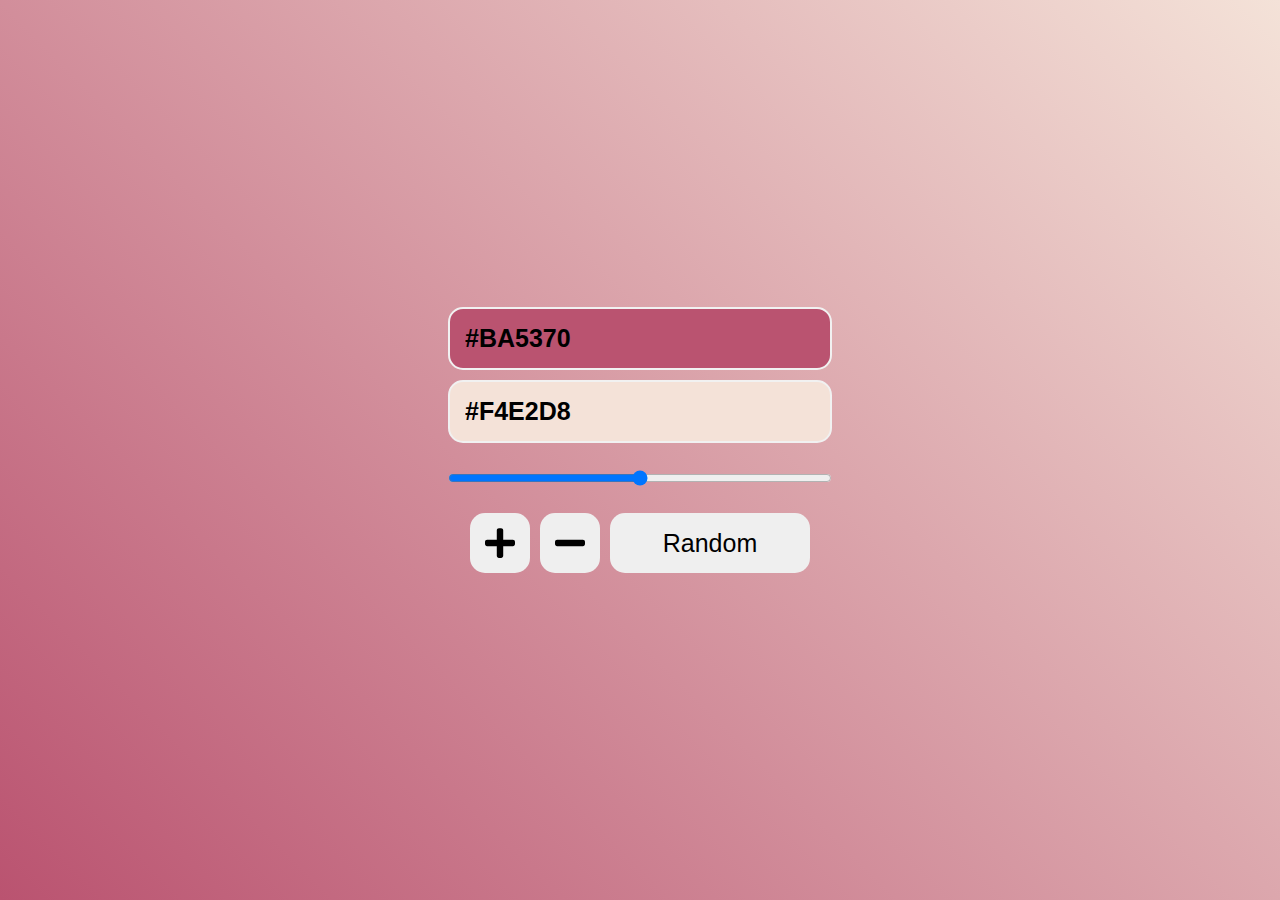
<file: 10.CouleursJS/index.html>
<!DOCTYPE html>
<html lang="fr">
<head>
    <meta charset="UTF-8">
    <meta name="viewport" content="width=device-width, initial-scale=1.0">
    <title>Couleurs fun JavaScript</title>
    <link rel="stylesheet" href="style.css">
</head>
<body>
    
    <div class="container-couleurs">
        <input type="text" data-index="1" maxlength="7" class="inp-couleur">
        <input type="text" data-index="2" maxlength="7" class="inp-couleur">
    </div>
    <div class="container-range">
        <input type="range" class="inp-range">
    </div>
    <div class="container-btn">
        <button type="button" class="plus">
            <img src="ressources/plus.svg" alt="icone plus">
        </button>
        <button type="button" class="moins">
            <img src="ressources/minus.svg" alt="icone plus">
        </button>
        <button type="button" class="random">
            <p>Random</p>
        </button>
    </div>
    <span></span>

    <script src="app.js"></script>
</body>
</html>
</file>
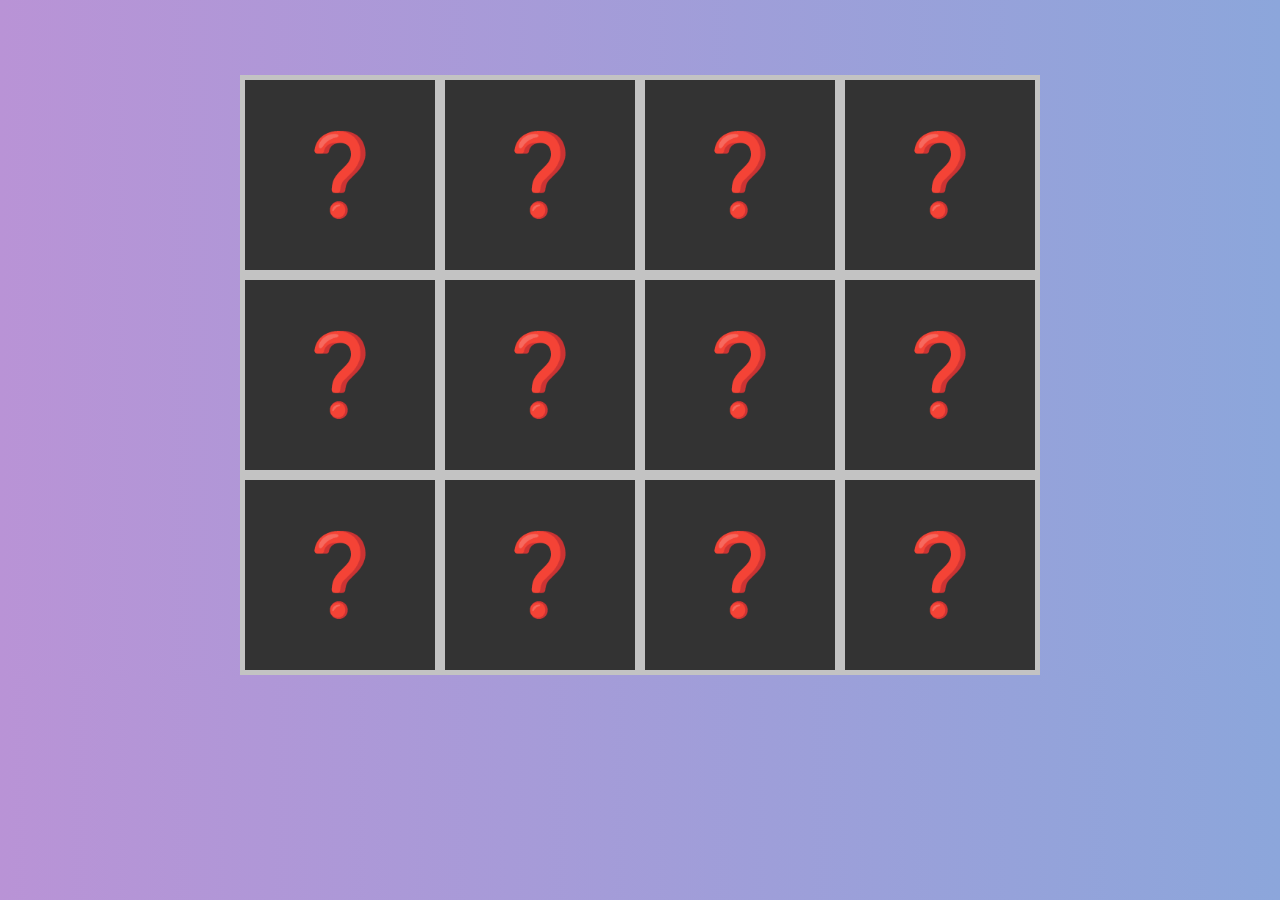
<file: 11.MemoryCard/index.html>
<!DOCTYPE html>
<html lang="fr">
<head>
    <meta charset="UTF-8">
    <meta name="viewport" content="width=device-width, initial-scale=1.0">
    <title>Memory game</title>
    <link rel="stylesheet" href="style.css">
</head>
<body>
    
<div class="grille">

    <div class="carte"  data-attr="banana">
        <div class="double-face">
            <div class="face">
                <img src="ressources/banana.svg">
            </div>
            <div class="arriere">
                ❓ 
            </div>
        </div>
    </div>

    <div class="carte" data-attr="apple">
        <div class="double-face">
            <div class="face">
                <img src="ressources/apple.svg">
            </div>
            <div class="arriere">
                ❓ 
            </div>
        </div>
    </div>
    
    <div class="carte" data-attr="apple">
        <div class="double-face">
            <div class="face">
                <img src="ressources/apple.svg" alt="apple">
            </div>
            <div class="arriere">
                ❓ 
            </div>
        </div>
    </div>
    <div class="carte" data-attr="banana">
        <div class="double-face">
            <div class="face">
                <img src="ressources/banana.svg">
            </div>
            <div class="arriere">
                ❓ 
            </div>
        </div>
    </div>
    <div class="carte" data-attr="brocoli">
        <div class="double-face">
            <div class="face">
                <img src="ressources/brocoli.svg">
            </div>
            <div class="arriere">
                ❓ 
            </div>
        </div>
    </div>
    <div class="carte" data-attr="cherry">
        <div class="double-face">
            <div class="face">
                <img src="ressources/cherry.svg">
            </div>
            <div class="arriere">
                ❓ 
            </div>
        </div>
    </div>
    <div class="carte" data-attr="pepper">
        <div class="double-face">
            <div class="face">
                <img src="ressources/pepper.svg">
            </div>
            <div class="arriere">
                ❓ 
            </div>
        </div>
    </div>
    <div class="carte" data-attr="pepper">
        <div class="double-face">
            <div class="face">
                <img src="ressources/pepper.svg">
            </div>
            <div class="arriere">
                ❓ 
            </div>
        </div>
    </div>
    <div class="carte" data-attr="cherry">
        <div class="double-face">
            <div class="face">
                <img src="ressources/cherry.svg">
            </div>
            <div class="arriere">
                ❓ 
            </div>
        </div>
    </div>
    <div class="carte" data-attr="brocoli">
        <div class="double-face">
            <div class="face">
                <img src="ressources/brocoli.svg">
            </div>
            <div class="arriere">
                ❓ 
            </div>
        </div>
    </div>
    <div class="carte"  data-attr="straw">
        <div class="double-face">
            <div class="face">
                <img src="ressources/straw.svg">
            </div>
            <div class="arriere">
                ❓ 
            </div>
        </div>
    </div>
    <div class="carte"  data-attr="straw">
        <div class="double-face">
            <div class="face">
                <img src="ressources/straw.svg">
            </div>
            <div class="arriere">
                ❓ 
            </div>
        </div>
    </div>
  
      
    </div>


    

    <script src="app.js"></script>
</body>
</html>
</file>
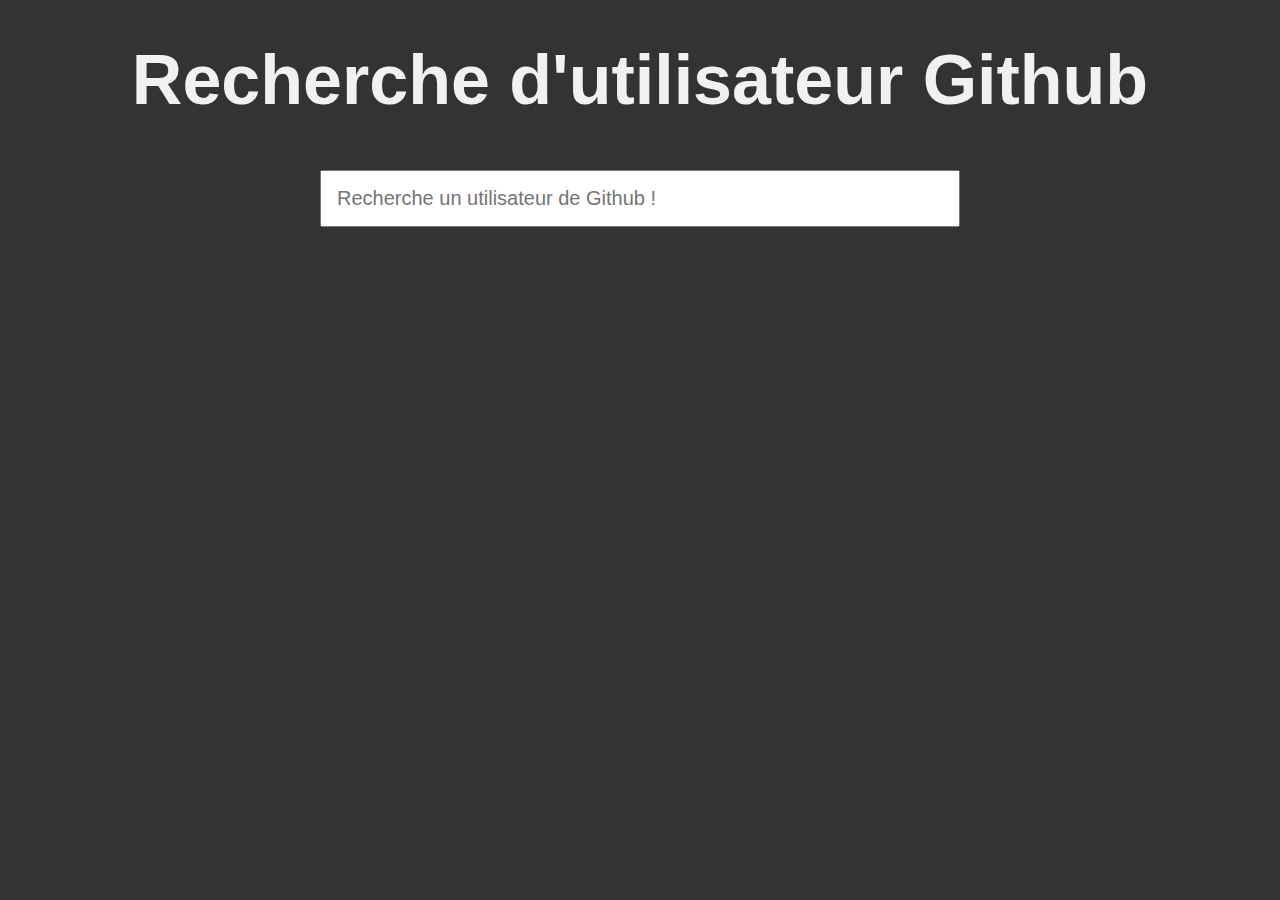
<file: 12.GithubAPI/index.html>
<!DOCTYPE html>
<html lang="en">
<head>
    <meta charset="UTF-8">
    <meta name="viewport" content="width=device-width, initial-scale=1.0">
    <title>Github API</title>
    <link rel="stylesheet" href="style.css">
</head>
<body>

    <h1>Recherche d'utilisateur Github</h1>

    <form class="form-github-recherche">
        <input type="text" class="inp-recherche" placeholder="Recherche un utilisateur de Github !">
    </form>

    <div class="affichage">
        
    </div>



    <script src="app.js"></script>
</body>
</html>
</file>
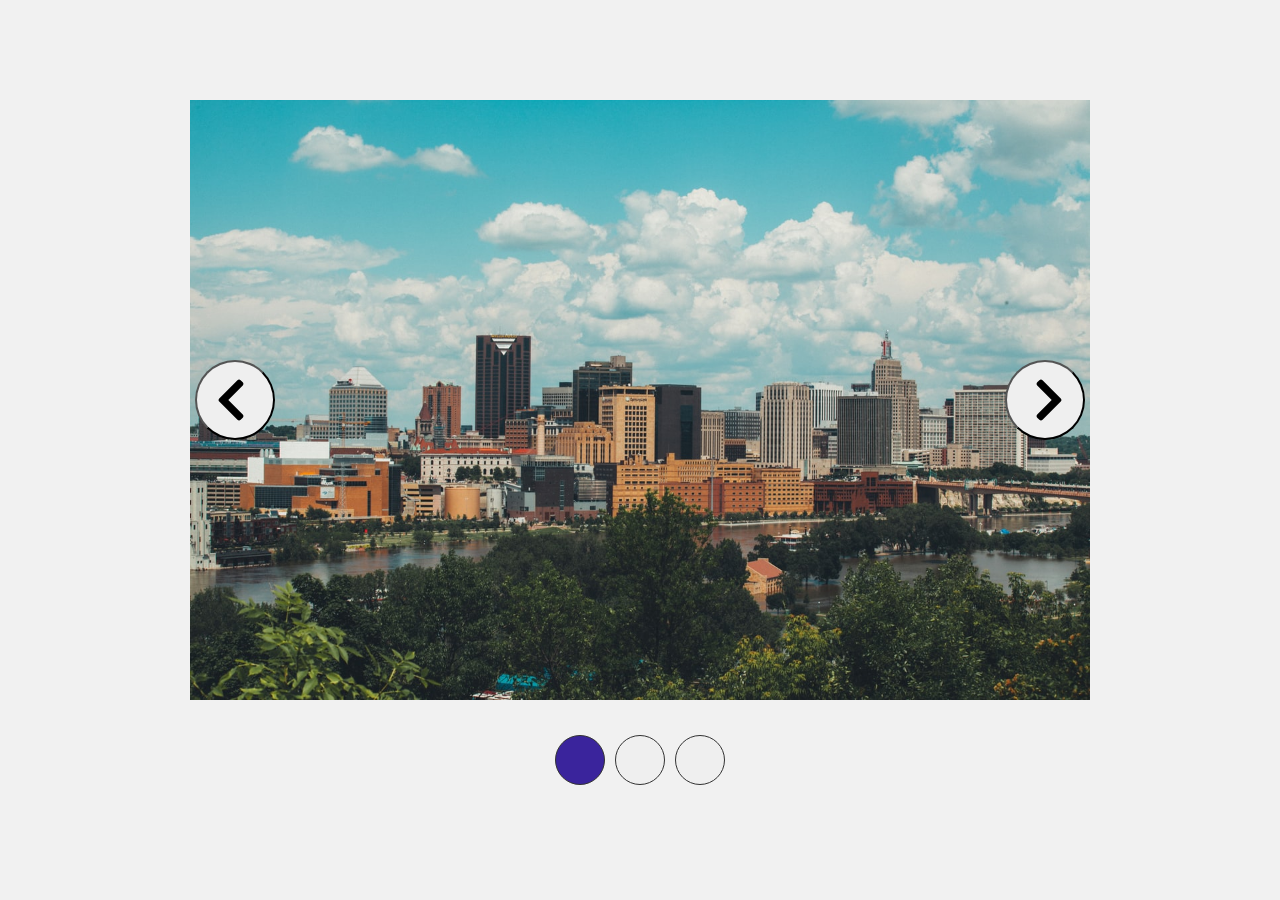
<file: 14.Slider/index.html>
<!DOCTYPE html>
<html lang="en">
<head>
    <meta charset="UTF-8">
    <meta name="viewport" content="width=device-width, initial-scale=1.0">
    <title>Slider JS</title>
    <link rel="stylesheet" href="style.css">
</head>
<body>

  <div class="slider">
    <div class="cont-slides">
      <img src="imgs/img1.jpg" class="active">
      <img src="imgs/img2.jpg" >
      <img src="imgs/img3.jpg" >
    </div>
    <div class="commandes">
      <button class="left">
        <img src="imgs/left.svg">
      </button>
      <button class="right">
        <img src="imgs/right.svg">
      </button>
    </div>
    <div class="cercles">
      <button data-clic="1" class="cercle active-cercle"></button>
      <button data-clic="2" class="cercle"></button>
      <button data-clic="3" class="cercle"></button>
    </div>
  </div>



    <script src="app.js"></script>
</body>
</html>
</file>
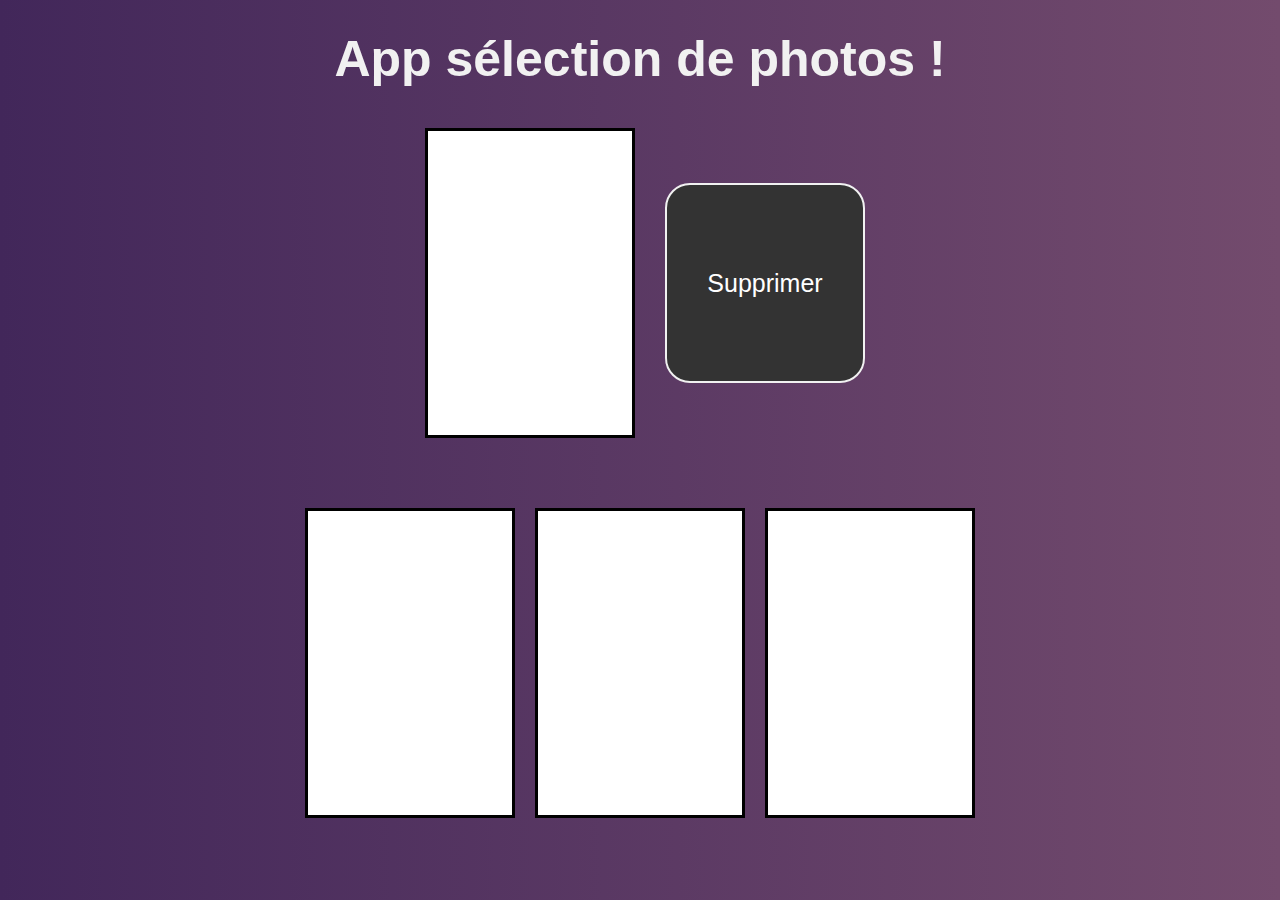
<file: 15.DragAndDrop/index.html>
<!DOCTYPE html>
<html lang="fr">
<head>
    <meta charset="UTF-8">
    <meta name="viewport" content="width=device-width, initial-scale=1.0">
    <title>Drag&Drop</title>
    <link rel="stylesheet" href="style.css">
</head>
<body>
    
    <h1>App sélection de photos !</h1>

    <div class="container-choix">
        <div class="case" id="premiere-case">
            <div class="base" draggable="true"></div>
        </div>
        <div id="destroy" class="destroy">Supprimer</div>
    </div>

    <div class="container-cases">
        <div class="case"></div>
        <div class="case"></div>
        <div class="case"></div>
    </div>

    
    <script src="app.js"></script>
</body>
</html>
</file>
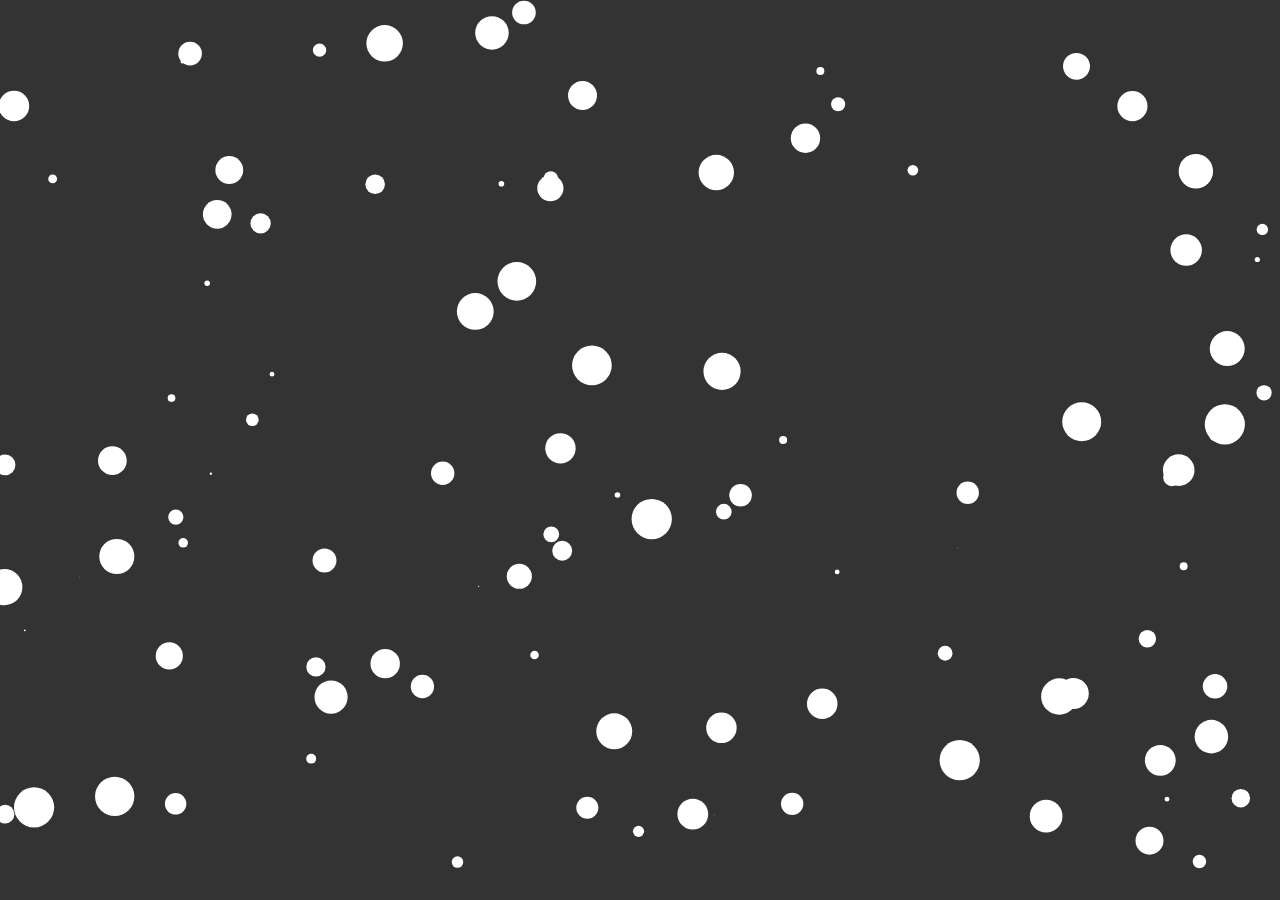
<file: 16.ParticulesJS/index.html>
<!DOCTYPE html>
<html lang="en">
<head>
    <meta charset="UTF-8">
    <meta name="viewport" content="width=device-width, initial-scale=1.0">
    <title>Document</title>
    <link rel="stylesheet" href="style.css">
</head>
<body>
    
    <canvas id="canvas1"></canvas>


    <script src="app.js"></script>
</body>
</html>
</file>
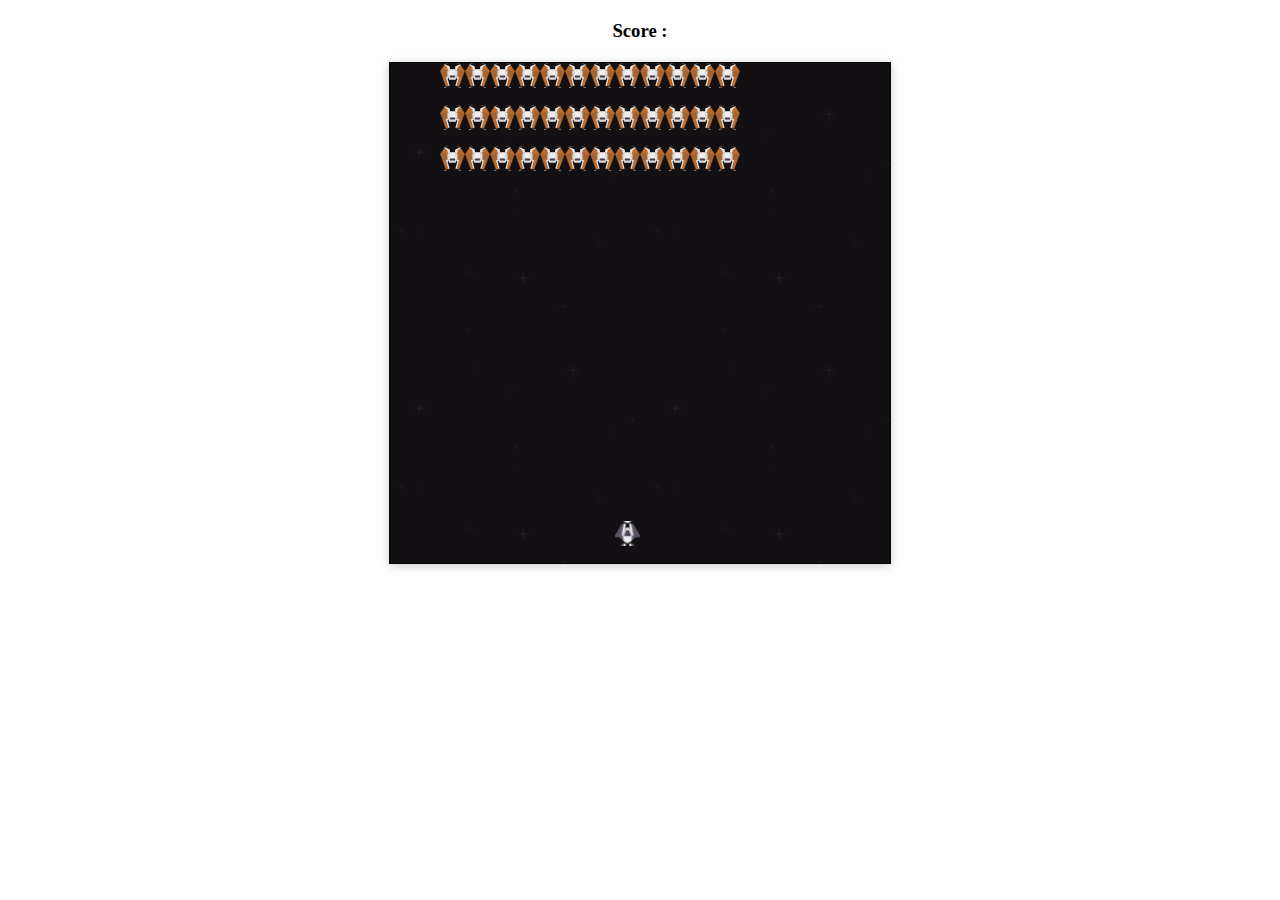
<file: 17.Space Invaders/index.html>
<!DOCTYPE html>
<html lang="en">
<head>
    <meta charset="UTF-8">
    <meta name="viewport" content="width=device-width, initial-scale=1.0">
    <title>Document</title>
    <link rel="stylesheet" href="style.css">
</head>
<body>
    <h3>Score :</h3>

<div class="grille"></div>
 

    <script src="app.js"></script>
</body>
</html>
</file>
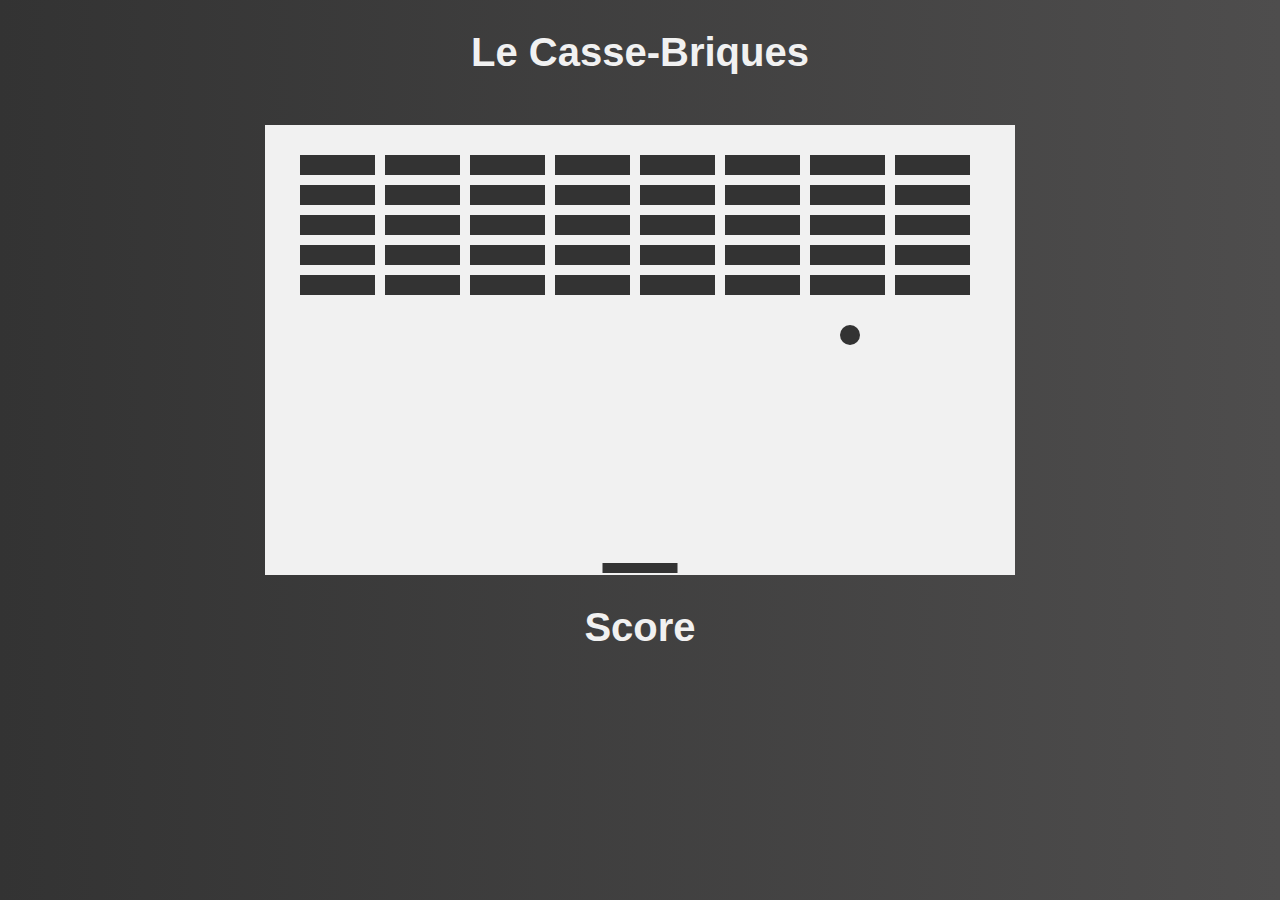
<file: 19.CasseBriques/index.html>
<!DOCTYPE html>
<html lang="fr">
<head>
    <meta charset="UTF-8">
    <meta name="viewport" content="width=device-width, initial-scale=1.0">
    <meta http-equiv="X-UA-Compatible" content="ie=edge">
    <title>Casse-briques</title>
    <link rel="stylesheet" href="style.css">
</head>
<body>

    <h1>Le Casse-Briques</h1>

    <canvas width="750" height="450"></canvas>

    <h2 class="score">Score</h2>


    <script src="app.js"></script>
</body>
</html>
</file>
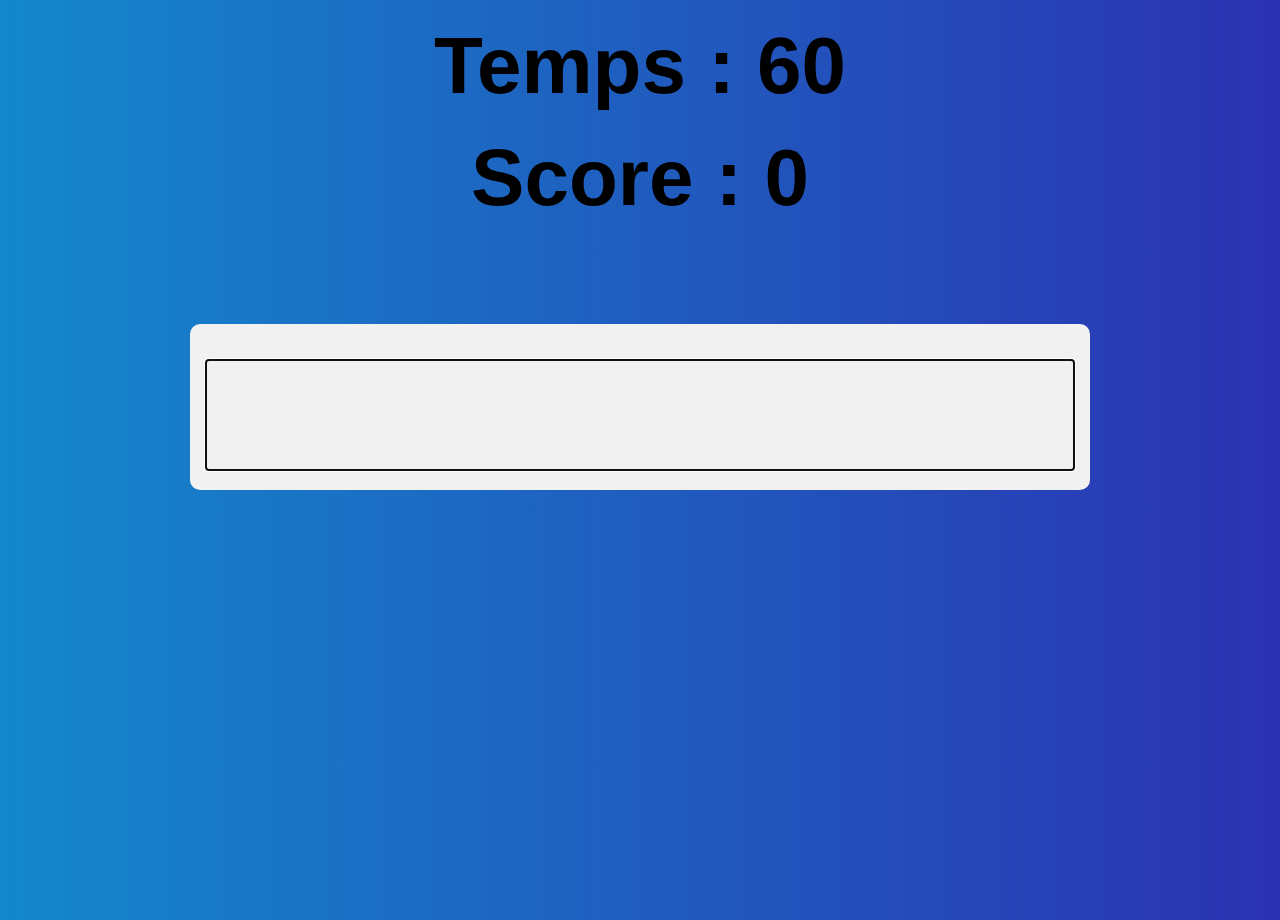
<file: 20.TypingGame/index.html>
<!DOCTYPE html>
<html lang="fr">
<head>
    <meta charset="UTF-8">
    <meta name="viewport" content="width=device-width, initial-scale=1.0">
    <meta http-equiv="X-UA-Compatible" content="ie=edge">
    <title>Speed typing</title>
    <link rel="stylesheet" href="style.css">
</head>
<body>

    <h2 class="temps">Temps :</h2>
    <h2 class="score">Score :</h2>

    <div class="container">
        <div class="phraseAEcrire"></div>
        <textarea class="phrase-test" autofocus></textarea>
    </div>


    <script src="app.js"></script>
</body>
</html>
</file>
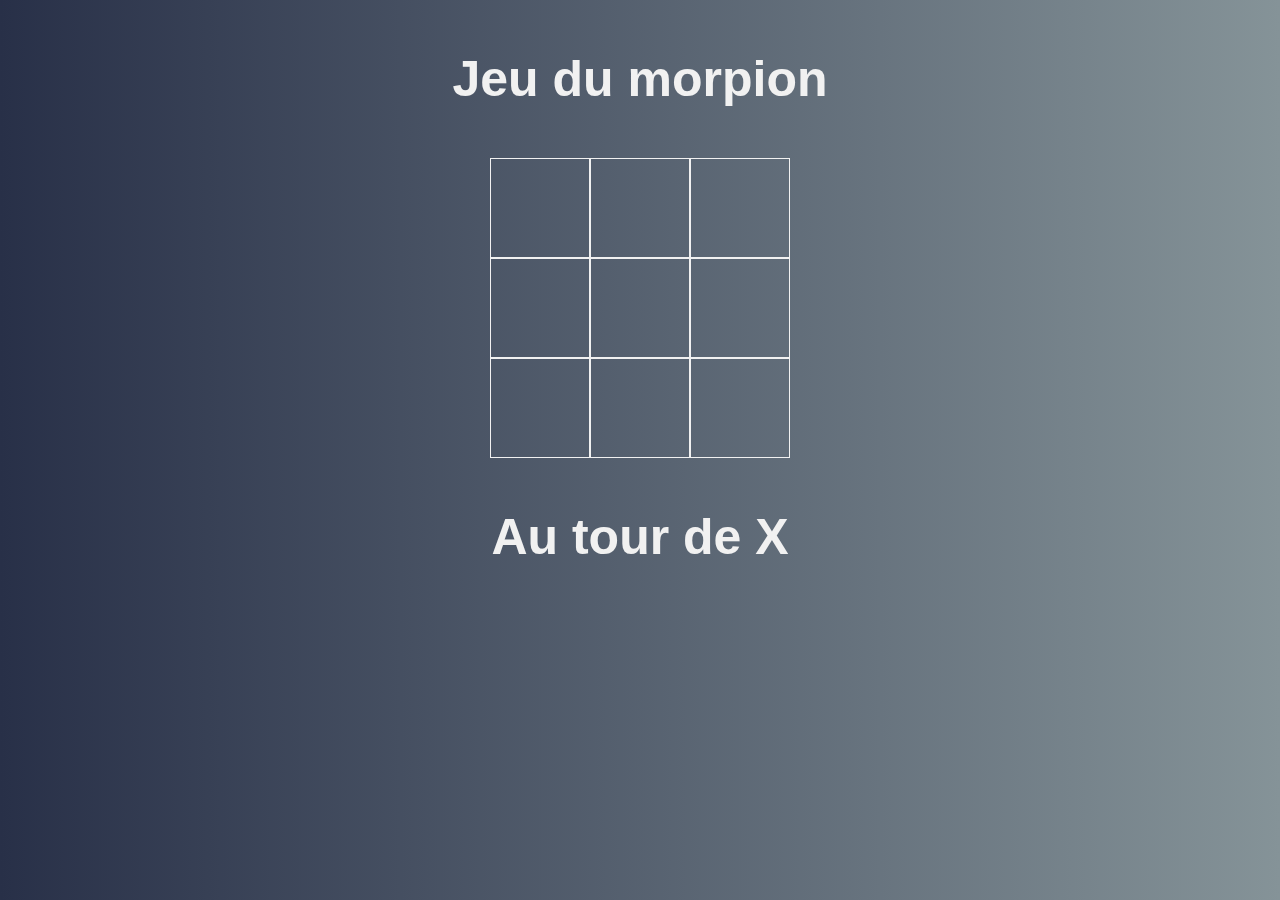
<file: 21.JeuDuMorpion/index.html>
<!DOCTYPE html>
<html lang="fr">
<head>
    <meta charset="UTF-8">
    <meta name="viewport" content="width=device-width, initial-scale=1.0">
    <meta http-equiv="X-UA-Compatible" content="ie=edge">
    <title>Jeu du morpion</title>
    <link rel="stylesheet" href="style.css">
</head>
<body>

    <h1>Jeu du morpion</h1>
    <div class="container">
        <div class="cell" data-index="0"></div>
        <div class="cell" data-index="1"></div>
        <div class="cell" data-index="2"></div>
        <div class="cell" data-index="3"></div>
        <div class="cell" data-index="4"></div>
        <div class="cell" data-index="5"></div>
        <div class="cell" data-index="6"></div>
        <div class="cell" data-index="7"></div>
        <div class="cell" data-index="8"></div>
    </div>
    <h2 class="info"></h2>

    <script src="app.js"></script>
</body>
</html>
</file>
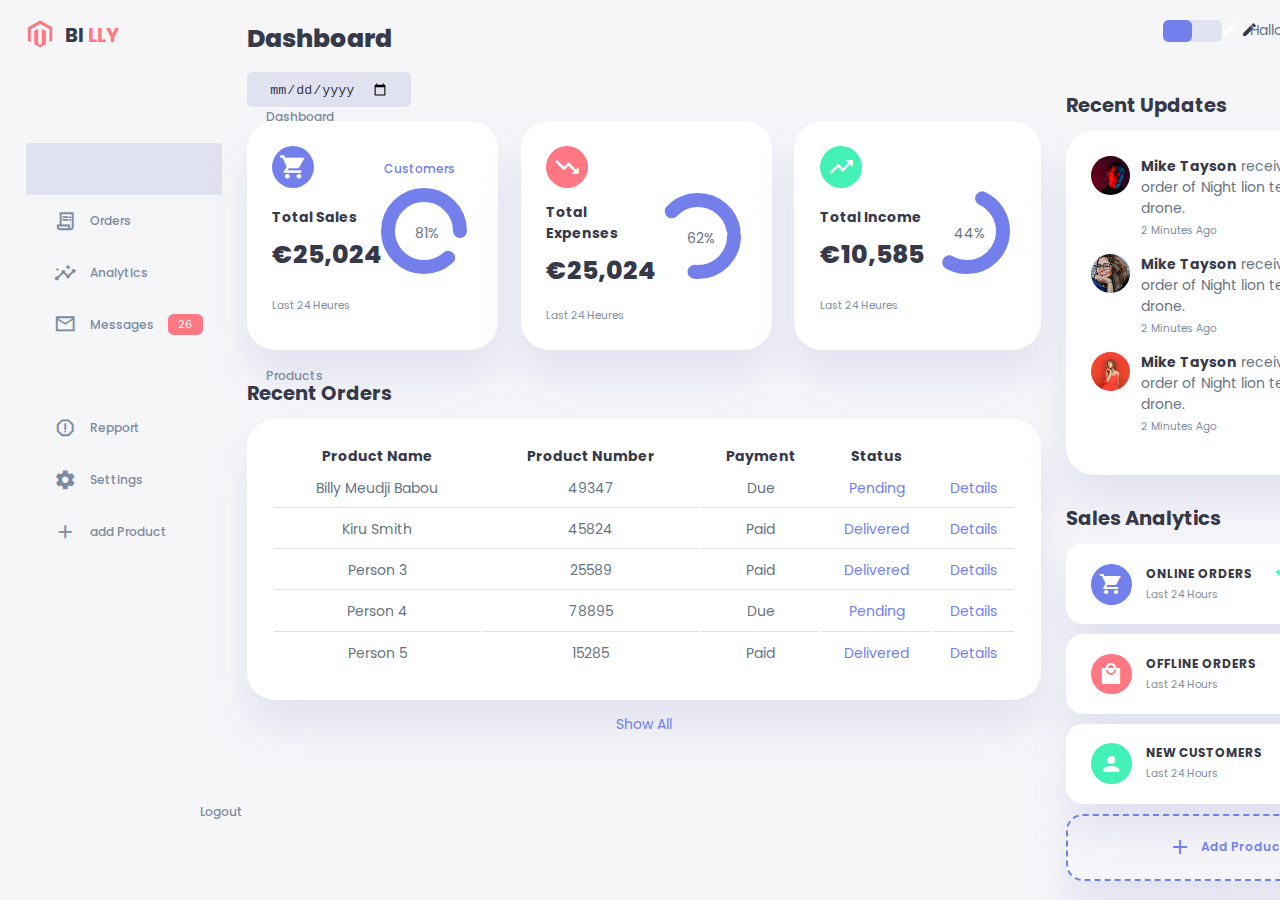
<file: 2_Responsive Dashboard/index.html>
<!DOCTYPE html>
<html lang="en">

<head>
  <meta charset="UTF-8" />
  <meta http-equiv="X-UA-Compatible" content="IE=edge" />
  <meta name="viewport" content="width=device-width, initial-scale=1.0" />
  <title>Responsive Dashboard</title>
  <link rel="stylesheet" href="https://fonts.googleapis.com/icon?family=Material+Icons+Sharp" />
  <link rel="stylesheet" href="./style/style.css" />

  <script defer src="./script/script.js"></script>

</head>

<body>
  <div class="container">
    <aside>
      <div class="top">
        <div class="logo">
          <img src="./images/logo.png" alt="" />
          <h2>BI <span class="danger">LLY</span></h2>
        </div>
        <div class="close" id="close-btn">
          <span class="material-icons-sharp"> close </span>
        </div>
      </div>

      <div class="sidebar">
        <a href="#">
          <span class="material-icons-sharp"> grid_view </span>
          <h3>Dashboard</h3>
        </a>
        <a href="#" class="active">
          <span class="material-icons-sharp"> manage_accounts </span>
          <h3>Customers</h3>
        </a>
        <a href="#">
          <span class="material-icons-sharp"> receipt_long </span>
          <h3>Orders</h3>
        </a>
        <a href="#">
          <span class="material-icons-sharp"> insights </span>
          <h3>Analytics</h3>
        </a>
        <a href="#">
          <span class="material-icons-sharp"> mail_outline </span>
          <h3>Messages</h3>
          <span class="message_count">26</span>
        </a>
        <a href="#">
          <span class="material-icons-sharp"> inventory </span>
          <h3>Products</h3>
        </a>
        <a href="#">
          <span class="material-icons-sharp"> report_gmailerrorred </span>
          <h3>Repport</h3>
        </a>
        <a href="#">
          <span class="material-icons-sharp"> settings </span>
          <h3>Settings</h3>
        </a>
        <a href="#">
          <span class="material-icons-sharp"> add </span>
          <h3>add Product</h3>
        </a>
        <a href="#">
          <span class="material-icons-sharp"> logout </span>
          <h3>Logout</h3>
        </a>
      </div>
    </aside>

    <main>
      <h1>Dashboard</h1>
      <div class="date">
        <input type="date" />
      </div>
      <div class="insights">
        <!------------------------ SALES ------------------------>
        <div class="sales">
          <span class="material-icons-sharp"> shopping_cart </span>
          <div class="middle">
            <div class="left">
              <h3>Total Sales</h3>
              <h1>€25,024</h1>
            </div>
            <div class="progress">
              <svg>
                <circle cx="38" cy="38" r="36"></circle>
              </svg>
              <div class="number">
                <p>81%</p>
              </div>
            </div>
          </div>
          <small class="text_muted">Last 24 Heures</small>
        </div>
        <!------------------------ EXPENSES ------------------------>
        <div class="expenses">
          <span class="material-icons-sharp"> trending_down </span>
          <div class="middle">
            <div class="left">
              <h3>Total Expenses</h3>
              <h1>€25,024</h1>
            </div>
            <div class="progress">
              <svg>
                <circle cx="38" cy="38" r="36"></circle>
              </svg>
              <div class="number">
                <p>62%</p>
              </div>
            </div>
          </div>
          <small class="text_muted">Last 24 Heures</small>
        </div>
        <!------------------------ INCOMES ------------------------>
        <div class="incomes">
          <span class="material-icons-sharp"> trending_up </span>
          <div class="middle">
            <div class="left">
              <h3>Total Income</h3>
              <h1>€10,585</h1>
            </div>
            <div class="progress">
              <svg>
                <circle cx="38" cy="38" r="36"></circle>
              </svg>
              <div class="number">
                <p>44%</p>
              </div>
            </div>
          </div>
          <small class="text_muted">Last 24 Heures</small>
        </div>
      </div>

      <!------------------------ RECENTS ODER ------------------------>
      <div class="recent_orders">
        <h2>Recent Orders</h2>
        <table>
          <thead>
            <tr>
              <th>Product Name</th>
              <th>Product Number</th>
              <th>Payment</th>
              <th>Status</th>
            </tr>
          </thead>
          <tbody>
            <!-- <tr>
              <td>Foldable Mini Drone</td>
              <td>85631</td>
              <td>Due</td>
              <td class="warning">Pending</td>
              <td class="primary">Details</td>
            </tr> -->


        </table>
        <a href="#">Show All</a>
      </div>
    </main>

    <!-- ------------------------ RECENTS ORDERS --------------------------->
    <div class="right">
      <div class="top">
        <button id="menu-btn">
          <span class="material-icons-sharp"> menu </span>
        </button>
        <div class="theme_toggler">
          <span class="material-icons-sharp active"> light_mode </span>
          <span class="material-icons-sharp"> dark_mode </span>
        </div>
        <div class="profile">
          <div class="info">
            <p>Hallo, <b>Billy</b></p>
            <small class="text_muted">Admin</small>
          </div>
          <div class="profile_photo">
            <img src="./images/profile-1.jpg" />
          </div>
        </div>
      </div>

      <div class="recent_updates">
        <h2>Recent Updates</h2>
        <div class="updates">
          <div class="update">
            <div class="profile_photo">
              <img src="./images/profile-2.jpg" />
            </div>
            <div class="message">
              <p>
                <b>Mike Tayson</b> received his order of Night lion tech GPS
                drone.
              </p>
              <small class="text_muted">2 Minutes Ago</small>
            </div>
          </div>

          <div class="update">
            <div class="profile_photo">
              <img src="./images/profile-3.jpg" />
            </div>
            <div class="message">
              <p>
                <b>Mike Tayson</b> received his order of Night lion tech GPS
                drone.
              </p>
              <small class="text_muted">2 Minutes Ago</small>
            </div>
          </div>

          <div class="update">
            <div class="profile_photo">
              <img src="./images/profile-4.jpg" />
            </div>
            <div class="message">
              <p>
                <b>Mike Tayson</b> received his order of Night lion tech GPS
                drone.
              </p>
              <small class="text_muted">2 Minutes Ago</small>
            </div>
          </div>
        </div>
      </div>

      <!--------------------------- RECENTS ORDERS --------------------------->
      <div class="sales_analytics">
        <h2>Sales Analytics</h2>
        <div class="item online">
          <div class="icon">
            <span class="material-icons-sharp"> shopping_cart </span>
          </div>
          <div class="right">
            <div class="info">
              <h3>ONLINE ORDERS</h3>
              <small class="text_muted">Last 24 Hours</small>
            </div>
            <h5 class="success">+39%</h5>
            <h3>3849</h3>
          </div>
        </div>

        <div class="item offline">
          <div class="icon">
            <span class="material-icons-sharp"> local_mall </span>
          </div>
          <div class="right">
            <div class="info">
              <h3>OFFLINE ORDERS</h3>
              <small class="text_muted">Last 24 Hours</small>
            </div>
            <h5 class="danger">-17%</h5>
            <h3>1100</h3>
          </div>
        </div>

        <div class="item customers">
          <div class="icon">
            <span class="material-icons-sharp">person</span>
          </div>
          <div class="right">
            <div class="info">
              <h3>NEW CUSTOMERS</h3>
              <small class="text_muted">Last 24 Hours</small>
            </div>
            <h5 class="success">+25%</h5>
            <h3>349</h3>
          </div>
        </div>
        <div class="item add_product">
          <div>
            <span class="material-icons-sharp">add</span>
            <h3>Add Product</h3>
          </div>
        </div>
      </div>
    </div>
  </div>

  <script src="./script/orders.js"></script>

</body>

</html>
</file>
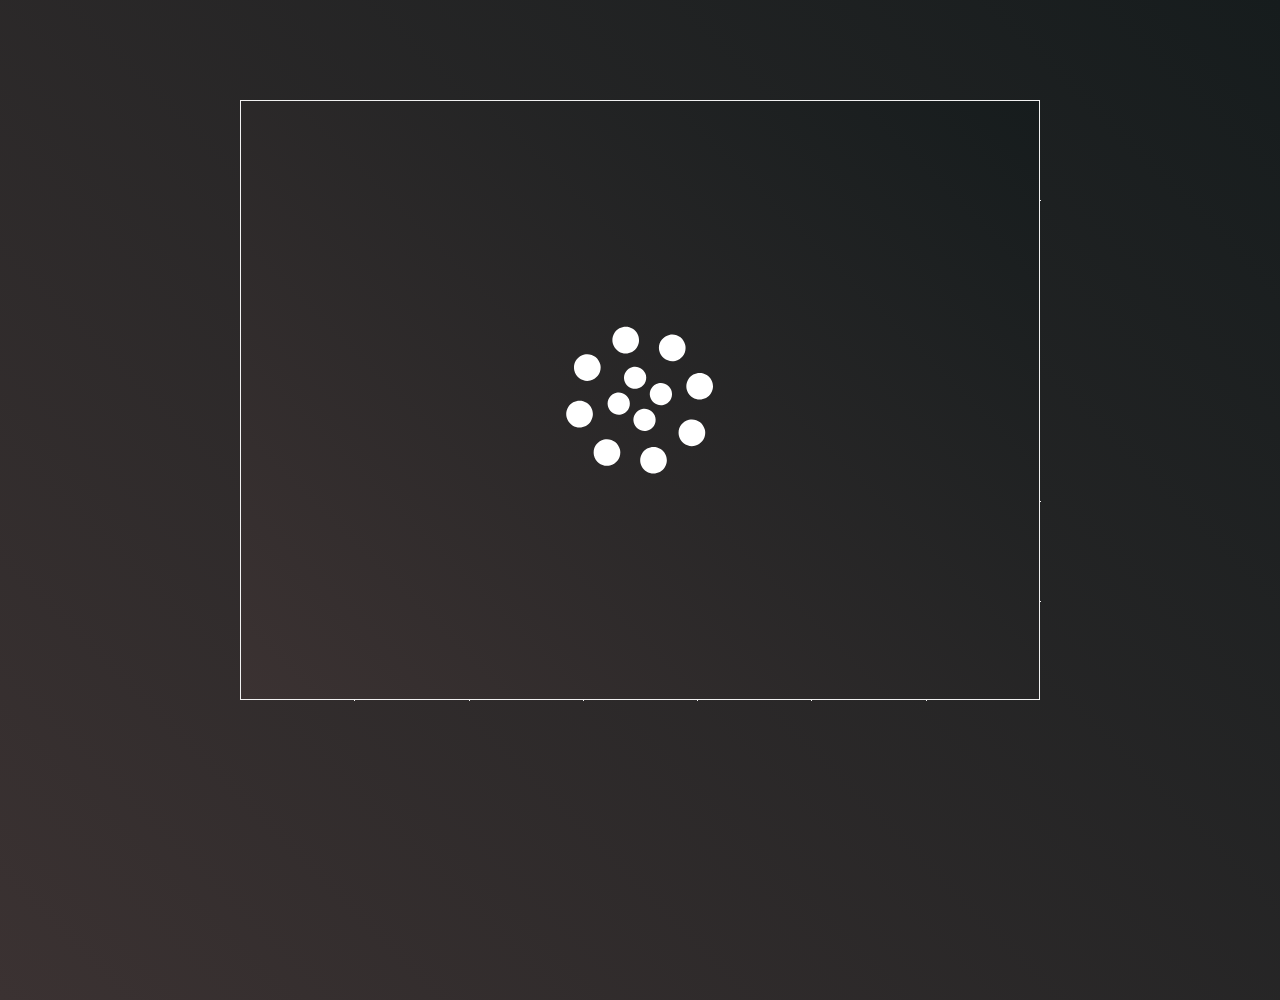
<file: 3.AppMétéo/index.html>
<!DOCTYPE html>
<html lang="fr">
<head>
    <meta charset="UTF-8">
    <meta name="viewport" content="width=device-width, initial-scale=1.0">
    <title>AppMétéo</title>
    <link rel="stylesheet" href="style.css">
</head>
<body>

    <div class="container">

        <div class="overlay-icone-chargement">
            <img src="ressources/chargement/circles.svg" alt="logo chargement">
        </div>

        <h1>Application météo</h1>

        <div class="bloc-logo-info">

            <div class="bloc-logo">
                <img src="./ressources/jour/04d.svg" alt="logo du temps qu'il fait" class="logo-meteo">
            </div>

            <div class="bloc-info">
                <p class="temps"></p>
                <p class="temperature"></p>
                <p class="localisation"></p>
            </div>

        </div>


        <div class="heure-bloc-prevision">
            <div class="bloc-h">
                <p class="heure-nom-prevision"></p>
                <p class="heure-prevision-valeur"></p>
            </div>
            <div class="bloc-h">
                <p class="heure-nom-prevision"></p>
                <p class="heure-prevision-valeur"></p>
            </div>
            <div class="bloc-h">
                <p class="heure-nom-prevision"></p>
                <p class="heure-prevision-valeur"></p>
            </div>
            <div class="bloc-h">
                <p class="heure-nom-prevision"></p>
                <p class="heure-prevision-valeur"></p>
            </div>
            <div class="bloc-h">
                <p class="heure-nom-prevision"></p>
                <p class="heure-prevision-valeur"></p>
            </div>
            <div class="bloc-h">
                <p class="heure-nom-prevision"></p>
                <p class="heure-prevision-valeur"></p>
            </div>
            <div class="bloc-h">
                <p class="heure-nom-prevision"></p>
                <p class="heure-prevision-valeur"></p>
            </div>
        </div>


        <div class="jour-prevision-bloc">
            <div class="bloc-j">
                <p class="jour-prevision-nom"></p>
                <p class="jour-prevision-temp"></p>
            </div>
            <div class="bloc-j">
                <p class="jour-prevision-nom"></p>
                <p class="jour-prevision-temp"></p>
            </div>
            <div class="bloc-j">
                <p class="jour-prevision-nom"></p>
                <p class="jour-prevision-temp"></p>
            </div>
            <div class="bloc-j">
                <p class="jour-prevision-nom"></p>
                <p class="jour-prevision-temp"></p>
            </div>
            <div class="bloc-j">
                <p class="jour-prevision-nom"></p>
                <p class="jour-prevision-temp"></p>
            </div>
            <div class="bloc-j">
                <p class="jour-prevision-nom"></p>
                <p class="jour-prevision-temp"></p>
            </div>
            <div class="bloc-j">
                <p class="jour-prevision-nom"></p>
                <p class="jour-prevision-temp"></p>
            </div>
        </div>

    </div>
   
 
   
    <script type="module" src="scripts/main.js"></script>
</body>
</html>
</file>
<file: 10.CouleursJS/style.css>
*, ::before, ::after {
    box-sizing: border-box;
    margin: 0;
    padding: 0;
}
body {
    font-family: Arial, Helvetica, sans-serif;
    height: 100vh;
    display: flex;
    justify-content: center;
    align-items: center;
    flex-direction: column;
    background: #333;
}

.container-couleurs,
.container-btn,
.container-range {
    height: auto;
    width: 30%;
    max-width: 400px;
    min-width: 300px;
    display: flex;
    justify-content: center;
    align-items: center;
}
.container-couleurs {
    flex-direction: column;
}

input {
    width: 100%;
    border-radius: 15px;
    padding: 15px;
    font-size: 25px;
    outline: none;
    border: 2px solid #f1f1f1;
    margin: 5px 0;
    font-weight: bold;
}

.container-btn {
    align-items: center;
}

button {
    border: none;
    outline: none;
    width: 60px;
    height: 60px;
    border-radius: 15px;
    padding: 5px;
    margin: 5px;
    display: flex;
    justify-content: center;
    align-items: center;
    cursor: pointer;
}
button img {
    width: 30px;
    pointer-events: none;
}
.random {
    font-size: 25px;
    width: 200px;
    height: 60px;
}
span {
    margin-top: 20px;
    font-size: 20px;
    text-align: center;
}
</file>
<file: 11.MemoryCard/style.css>
*, ::before, ::after {
  box-sizing: border-box;
  margin: 0;
  padding: 0;
}

body {
  font-family: Arial, Helvetica, sans-serif;
  background: linear-gradient(to right, #b993d6, #8ca6db); /* W3C, IE 10+/ Edge, Firefox 16+, Chrome 26+, Opera 12+, Safari 7+ */
}

.grille {
  background: rgb(195,195,195);
  display: grid;
  grid-template: repeat(3, 200px) / repeat(4, 200px);
  width: 800px;
  height: 600px;
  margin: 75px auto 0;
}

.carte {
  background-color: transparent;
  perspective: 1000px;
  margin: 5px;
}

.double-face {
  position: relative;
  width: 100%;
  height: 100%;
  transition: transform 0.6s;
  transform-style: preserve-3d;
}

.face, .arriere {
  position: absolute;
  width: 100%;
  height: 100%;
  backface-visibility: hidden;
  -webkit-backface-visibility: hidden;
}

.face {
  background: #333;
  transform: rotateY(180deg);
  display: flex;
  justify-content: center;
  align-items: center;
}
.face img {
  width: 120px;
}
.arriere {
  background: #333;
  display: flex;
  justify-content: center;
  align-items: center;
  font-size: 80px;
}
.active {
  transform: rotateY(180deg)
}
</file>
<file: 12.GithubAPI/style.css>
*, ::before, ::after  {
    box-sizing: border-box;
    margin: 0;
    padding: 0;
}

body {
    background: #333;
    font-family: Arial, Helvetica, sans-serif;
}

h1 {
    font-size: 70px;
    color: #f1f1f1;
    text-align: center;
    margin: 40px 0 50px 0;
}

form, .affichage {
    margin: 0 auto;
    width: 50%;
    max-width: 800px;
    min-width: 400px;
}
input {
    display: block;
    width: 100%;
    margin: 0 auto;
    padding: 15px;
    font-size: 20px;
}
.affichage {
    display: flex;
    justify-content: center;
}
.carte {
    width: 500px;
    height: auto;
    position: relative;
    margin-top: 100px;
    padding-bottom: 20px;
    border-radius: 5px;
    background: #f1f1f1;
}
.avatar {
    height: 150px;
    width: 150px;
    border-radius: 50%;
    position: absolute;
    left: 50%;
    transform: translate(-50%, -50%);
    background: #000;
    border: 1px solid #000;
}
h2 {
    margin-top: 100px;
    text-align: center;
    font-size: 25px;
}
.cont-infos {
    border-top: 1px dashed #000;
    margin-top: 20px;
    list-style-type: none;
}
li {
    padding: 10px 20px;
    text-align: justify;
    font-size: 22px;
}
li:nth-child(1){
    margin-top: 15px;
}
</file>
<file: 14.Slider/style.css>
*, ::before, :after {
  box-sizing: border-box;
  margin: 0;
  padding: 0;
}

body {
  font-family: Arial, Helvetica, sans-serif;
  background: #f1f1f1;
}

.slider {
  width: 900px;
  height: 600px;
  margin: 100px auto 0;
  position: relative;
}

.cont-slides {
  width: 100%;
  height: 100%;
}

.cont-slides img {
  width: 100%;
  height: auto;
  position: absolute;
  opacity: 0;
  transition: opacity 0.2s ease-in-out;
}
.commandes {
  top: 0px;
  width: 100%;
  height: 100%;
  position: absolute;
}

.commandes button {
  position: absolute;
  width: 80px;
  height: 80px;
  border-radius: 50%;
  display: flex;
  justify-content: center;
  align-items: center;
  cursor: pointer;
}
.commandes img {
  width: 30px;
  position: relative;
}
.commandes button:nth-child(1){
  top: 50%;
  transform: translateY(-50%);
  left: 5px;
}
.commandes button:nth-child(2){
  top: 50%;
  transform: translateY(-50%);
  right: 5px;
}
.commandes button:nth-child(1) img {
  left: -4px;
}
.commandes button:nth-child(2) img {
  right: -4px;
}

.cercles {
  position: absolute;
  top: 110%;
  left: 50%;
  transform: translate(-50%, -50%);
  width: 300px;
  height: 100px;
  display: flex;
  justify-content: center;
  align-items: center;
}
.cercle {
  width: 50px;
  height: 50%;
  border-radius: 50%;
  margin: 5px;
  cursor: pointer;
  outline: none;
  border: 1px solid #333;
}

.active-cercle {
  background: rgb(58,36,156);
}
.active {
  opacity: 1!important;
}
</file>
<file: 15.DragAndDrop/style.css>
*, ::before, ::after {
    box-sizing: border-box;
    margin: 0;
    padding: 0;
}

body {
    font-family: Arial, Helvetica, sans-serif;
    background: linear-gradient(to right, #42275a, #734b6d); /* W3C, IE 10+/ Edge, Firefox 16+, Chrome 26+, Opera 12+, Safari 7+ */
}

h1 {
    text-align: center;
    margin: 30px auto;
    font-size: 50px;
    color: #f1f1f1;
}

.container-choix {
    display: flex;
    justify-content: center;
    align-items: center;
}
.case {
    flex-shrink: 0;
    height: 310px;
    width: 210px;
    display: flex;
    justify-content: center;
    align-items: center;
    margin: 10px;
    border: 3px solid #000;
    background: #fff;
}
#premiere-case {
    margin-right: 30px;
}
.destroy {
    flex-shrink: 0;
    width: 200px;
    height: 200px;
    border-radius: 25px;
    background: #333;
    border: 2px solid #f1f1f1;
    color: white;
    font-size: 25px;
    display: flex;
    justify-content: center;
    align-items: center;
}

.base {
    background-repeat: no-repeat;
    background-size: cover;
    background-position: center;
    position: relative;
    height: 300px;
    width: 200px;
    /* background: #000; */
    cursor: pointer;
}

.container-cases {
    margin-top: 50px;
    width: 100%;
    display: flex;
    justify-content: center;
    align-items: center;
}
</file>
<file: 16.ParticulesJS/style.css>
* {
    margin: 0;
    padding: 0;
    box-sizing: border-box;
}
#canvas1 {
    position: absolute;
    width: 100%;
    height: 100%;
    background: #333;
}
</file>
<file: 17.Space Invaders/style.css>
.grille {
    display: flex;
    flex-wrap: wrap;
    border: 1px solid #000;
    width: 500px;
    height: 500px;
    margin: 0 auto;
    box-shadow: 0 2px 10px rgba(0,0,0,0.2);
    background: url(ressources/background-black.png);
    animation: background-defile 5s linear infinite;
}

@keyframes background-defile {
    from {
        background-position-y: 0px;
    }
    to {
        background-position-y: 256px;
    }
}

h3 {
    text-align: center;
    margin: 20px 0;
}
.grille div {
    width: 25px;
    height: 25px;
}
.tireur {
    background: url(ressources/vaisseau.png);
    transform: rotate(180deg);
    background-position: center;
    background-size: contain;
}
.alien {
    background: url(ressources/ennemies.png);
    background-position: center;
    background-size: contain;
}
.boom {
    background-color: red;
}
.laser {
    background-color: orange;
}
</file>
<file: 19.CasseBriques/style.css>
*, ::before, ::after {
    box-sizing: border-box; 
    padding: 0; 
    margin: 0;
}

body {
    font-family: Arial, Helvetica, sans-serif;
    background: linear-gradient(to right, #333, rgb(78, 77, 77)); /* W3C, IE 10+/ Edge, Firefox 16+, Chrome 26+, Opera 12+, Safari 7+ */

}

h1, .score {
    text-align: center;
    font-size: 40px;
    margin: 30px 0 50px;
    color: #f1f1f1;
}

canvas {
    background: #f1f1f1;
    display: block;
    margin: 0 auto;
}
</file>
<file: 20.TypingGame/style.css>
*, ::before, ::after{
    box-sizing: border-box;
    margin: 0; 
    padding: 0;
}

body {
    height: 100vh;
    background: linear-gradient(to right, #1488cc, #2b32b2); /* W3C, IE 10+/ Edge, Firefox 16+, Chrome 26+, Opera 12+, Safari 7+ */
    font-family: Arial, Helvetica, sans-serif;
}

h2 {
    margin: 20px 0;
    text-align: center;
    font-size: 80px;
}
.container {
    background: #f1f1f1;
    padding: 15px;
    border-radius: 10px;
    width: 900px;
    max-width: 90%;
    margin: 100px auto 0;
    color: #333;
}
.phraseAEcrire {
    margin: 20px 10px;
    font-size: 25px;
}

.phrase-test {
    background-color: transparent;
    border: 2px solid #333;
    font-size: 30px;
    color: #333;
    width: 100%;
    resize: none;
    padding: 20px;
    font-family: Arial, Helvetica, sans-serif;
}

.correct {
    color: green;
}

.incorrect {
    color: red;
    text-decoration: underline;
}
</file>
<file: 21.JeuDuMorpion/style.css>
*, ::before, ::after {
    box-sizing: border-box;
    margin: 0;
    padding: 0;
}

body {
    font-family: Arial, Helvetica, sans-serif;
    background: linear-gradient(to right, #283048, #859398); /* W3C, IE 10+/ Edge, Firefox 16+, Chrome 26+, Opera 12+, Safari 7+ */
    color: #f1f1f1;
}
h1, h2 {
    text-align: center;
    font-size: 50px;
    margin: 50px auto 0;
}

.container {
    display: grid;
    grid-template: repeat(3,100px) / repeat(3,100px);
    width: 300px;
    height: 300px;
    margin: 50px auto;
}

.cell {
    width: 100px;
    height: 100px;
    color: #f1f1f1;
    border: 1px solid #f1f1f1;
    cursor: pointer;
    font-size: 60px;
    display: flex;
    justify-content: center;
    align-items: center;
}
</file>
<file: 2_Responsive Dashboard/style/style.css>
@import url("https://fonts.googleapis.com/css2?family=Poppins:wght@500;600;700;800&display=swap");

/* ============================== DARK MODE - VARIABLES ==============================*/
.dark_theme_variables {
  --color-background: #181a1e;
  --color-white: #202528;
  --color-dark: #edeffd;
  --color-dark-variant: #a3bdcc;
  --color-light: rgba(0, 0, 0, 0.4);
  --box-shadow: 0 2rem 3rem var(--color-light);
}

/* ============================== VARIABLES ==============================*/

:root {
  --color-primary: #7380ec;
  --color-danger: #ff7782;
  --color-success: #41f1b6;
  --color-warning: #ffbb55;
  --color-white: #fff;
  --color-info-dark: #7d8da1;
  --color-info-light: #dce1eb;
  --color-dark: #363949;
  --color-light: rgba(132, 139, 200, 0.18);
  --color-primary-variant: #111e88;
  --color-dark-variant: #677483;
  --color-background: #f6f6f9;

  --card-border-radius: 2rem;
  --border-radius-1: 0.4rem;
  --border-radius-2: 0.8rem;
  --border-radius-3: 1.2rem;

  --card-padding: 1.8rem;
  --padding-1: 1.2rem;

  --box-shadow: 0 2rem 3rem var(--color-light);
}

/* ============================== ALL PAGE ==============================*/

* {
  margin: 0;
  padding: 0;
  outline: 0;
  appearance: none;
  border: 0;
  text-decoration: none;
  list-style: none;
  box-sizing: border-box;
}

html {
  font-size: 14px;
}

body {
  width: 100vw;
  height: 100vh;
  font-family: poppins, sans-serif;
  font-size: 0, 88rem;
  background: var(--color-background);
  user-select: none;
  overflow-x: hidden;
  color: var(--color-dark);
}

.container {
  display: grid;
  width: 96%;
  margin: 0 auto;
  gap: 1.8rem;
  grid-template-columns: 14rem auto 23rem;
}

a {
  color: var(--color-dark);
}

img {
  display: block;
  width: 100%;
}

h1 {
  font-weight: 800;
  font-size: 1.8rem;
}

h2 {
  font-size: 1.4rem;
}

h3 {
  font-size: 0.87rem;
}

h4 {
  font-size: 0.8rem;
}

h5 {
  font-size: 0.77rem;
}

small {
  font-size: 0.75rem;
}

.profile_photo {
  width: 2.8rem;
  height: 2.8rem;
  border-radius: 50%;
  overflow: hidden;
}

.text_muted {
  color: var(--color-info-dark);
}

p {
  color: var(--color-dark-variant);
}

b {
  color: var(--color-dark);
}

.primary {
  color: var(--color-primary);
}

.danger {
  color: var(--color-danger);
}

.success {
  color: var(--color-success);
}

.warning {
  color: var(--color-warning);
}

aside {
  height: 100vh;
}

aside .top {
  display: flex;
  align-items: center;
  justify-content: space-between;
  margin-top: 1.4rem;
}

aside .logo {
  display: flex;
  gap: 0.8rem;
}

aside .logo img {
  width: 2rem;
  height: 2rem;
}

aside .close {
  display: none;
}

/* ============================== SIDEBAR ==============================*/
aside .sidebar {
  display: flex;
  flex-direction: column;
  height: 86vh;
  position: relative;
  top: 3rem;
}

aside h3 {
  font-weight: 500;
}

aside .sidebar a {
  display: flex;
  color: var(--color-info-dark);
  margin-left: 2rem;
  gap: 1rem;
  align-items: center;
  position: relative;
  height: 3.7rem;
  transition: all 300ms ease;
}

aside .sidebar a span {
  font-size: 1.6rem;
  transition: all 300ms ease;
}

aside .sidebar a:last-child {
  position: absolute;
  bottom: 2rem;
  width: 100%;
}

aside .sidebar a.active {
  background: var(--color-light);
  color: var(--color-primary);
  margin-left: 0;
}

aside .sidebar a.active:before {
  content: "";
  width: 6px;
  height: 100%;
  background: var(--color-primary);
}

aside .sidebar a.active span {
  color: var(--color-primary);
  margin-left: calc(1rem-6px);
}

aside .sidebar a:hover {
  color: var(--color-primary);
}

aside .sidebar a:hover span {
  margin-left: 1rem;
}

aside .sidebar .message_count {
  background: var(--color-danger);
  color: var(--color-white);
  padding: 2px 10px;
  font-size: 11px;
  border-radius: var(--border-radius-1);
}

/* ============================== MAIN SECTION ==============================*/
main {
  margin-top: 1.4rem;
}

main .date {
  display: inline-block;
  background: var(--color-light);
  border-radius: var(--border-radius-1);
  margin-top: 1rem;
  padding: 0.5rem 1.6rem;
}

main .date input[type="date"] {
  background: transparent;
  color: var(--color-dark);
}

main .insights {
  display: grid;
  grid-template-columns: repeat(3, 1fr);
  gap: 1.6rem;
}

main .insights > div {
  background: var(--color-white);
  padding: var(--card-padding);
  border-radius: var(--card-border-radius);
  margin-top: 1rem;
  box-shadow: var(--box-shadow);
  transition: all 300ms ease;
}

main .insights > div:hover {
  box-shadow: none;
}

main .insights > div span {
  background: var(--color-primary);
  padding: 0.5rem;
  border-radius: 50%;
  color: var(--color-white);
  font-size: 2rem;
}

main .insights > div.expenses span {
  background: var(--color-danger);
}

main .insights > div.incomes span {
  background: var(--color-success);
}

main .insights > div .middle {
  display: flex;
  align-items: center;
  justify-content: space-between;
}

main .insights h3 {
  margin: 1rem 0 0.6rem;
  font-size: 1rem;
}

main .insights .progress {
  position: relative;
  width: 92px;
  height: 92px;
  border-radius: 50%;
}

main .insights svg {
  width: 7rem;
  height: 7rem;
}

main .insights svg circle {
  fill: none;
  stroke: var(--color-primary);
  stroke-width: 14px;
  stroke-linecap: round;
  transform: translate(5px, 5px);
  stroke-dasharray: 110;
  stroke-dashoffset: 92;
}

main .insights .sales svg circle {
  stroke-dasharray: 200;
  stroke-dashoffset: -30;
}
main .insights .expenses svg circle {
  stroke-dasharray: 80;
  stroke-dashoffset: 20;
}
main .insights .incomes svg circle {
  stroke-dasharray: 110;
  stroke-dashoffset: 35;
}

main .insights .progress .number {
  position: absolute;
  top: 0;
  left: 0;
  height: 100%;
  width: 100%;
  display: flex;
  justify-content: center;
  align-items: center;
}

main .insights small {
  margin-top: 1.3rem;
  display: block;
}

/* ------------------------ RECENTS ODER ------------------------ */

main .recent_orders {
  margin-top: 2rem;
}

main .recent_orders h2 {
  margin-bottom: 0.8rem;
}

main .recent_orders table {
  background: var(--color-white);
  width: 100%;
  border-radius: var(--card-border-radius);
  padding: var(--card-padding);
  text-align: center;
  box-shadow: var(--box-shadow);
  transition: all 300ms ease;
}

main .recent_orders table:hover {
  box-shadow: none;
}

main table tbody td {
  height: 2.8rem;
  border-bottom: 1px solid var(--color-info-light);
  color: var(--color-dark-variant);
}

main table tbody tr:last-child td {
  border: none;
}

main .recent_orders a {
  text-align: center;
  display: block;
  margin: 1rem auto;
  color: var(--color-primary);
}

/* ------------------------ RIGHT ------------------------ */
.right {
  margin-top: 1.4rem;
}

.right .top {
  display: flex;
  justify-content: end;
  gap: 2rem;
}

.right .top button {
  display: none;
}

.right .theme_toggler {
  background: var(--color-light);
  display: flex;
  justify-content: space-between;
  align-items: center;
  height: 1.6rem;
  width: 4.2rem;
  cursor: pointer;
  border-radius: var(--border-radius-1);
}

.right .theme_toggler span {
  font-size: 1.2rem;
  width: 50%;
  height: 100%;
  display: flex;
  align-items: center;
  justify-content: center;
}

.right .theme_toggler span.active {
  background: var(--color-primary);
  color: white;
  border-radius: var(--border-radius-1);
}

.right .top .profile {
  display: flex;
  gap: 2rem;
  text-align: right;
}

.right .recent_updates {
  margin-top: 2rem;
}

.right .recent_updates h2 {
  margin-bottom: 0.8rem;
}

.right .recent_updates .updates {
  background: var(--color-white);
  padding: var(--card-padding);
  border-radius: var(--card-border-radius);
  box-shadow: var(--box-shadow);
  transition: all 300ms ease;
}

.right .recent_updates .updates:hover {
  box-shadow: none;
}

.right .recent_updates .updates .update {
  display: grid;
  grid-template-columns: 2.6rem auto;
  gap: 1rem;
  margin-bottom: 1rem;
}

/* ------------------------ SALES ANALYTICS ------------------------ */
.right .sales_analytics {
  margin-top: 2rem;
}

.right .sales_analytics h2 {
  margin-bottom: 0.8rem;
}

.right .sales_analytics .item {
  background: var(--color-white);
  display: flex;
  align-items: center;
  gap: 1rem;
  margin-bottom: 0.7rem;
  padding: 1.4rem var(--card-padding);
  border-radius: var(--border-radius-3);
  box-shadow: var(--box-shadow);
  transition: all 300ms ease;
}

.right .sales_analytics .item:hover {
  box-shadow: none;
}

.right .sales_analytics .item .right {
  display: flex;
  justify-content: space-between;
  align-items: flex-start;
  margin: 0;
  width: 100%;
}

.right .sales_analytics .item .icon {
  padding: 0.6rem;
  color: var(--color-white);
  border-radius: 50%;
  background: var(--color-primary);
  display: flex;
}

.right .sales_analytics .item.offline .icon {
  background: var(--color-danger);
}
.right .sales_analytics .item.customers .icon {
  background: var(--color-success);
}

.right .sales_analytics .add_product {
  background-color: transparent;
  border: 2px dashed var(--color-primary);
  color: var(--color-primary);
  display: flex;
  align-items: center;
  justify-content: center;
}

.right .sales_analytics .add_product div {
  display: flex;
  align-items: center;
  gap: 0.6rem;
}

.right .sales_analytics .add_product div h3 {
  font-weight: 600;
}

/* ------------------------ MEDIA QUERIES - TABLET ------------------------ */
@media screen and (max-width: 1200px) {
  .container {
    width: 94%;
    grid-template-columns: 7rem auto 23rem;
  }

  aside .logo h2 {
    display: none;
  }

  aside .sidebar h3 {
    display: none;
  }

  aside .sidebar a {
    width: 5.6rem;
  }

  aside .sidebar a:last-child {
    position: relative;
    margin-top: 1.8rem;
  }

  main .insights {
    grid-template-columns: 1fr;
    gap: 0;
  }

  main .recent_orders {
    width: 94%;
    position: absolute;
    left: 50%;
    transform: translate(-50%);
    margin: 2rem 0 0 8.8rem;
  }

  main .recent_orders table {
    width: 83vw;
  }

  main table thead tr th:first-child {
    display: none;
  }

  main table tbody tr td:last-child,
  main table tbody tr td:first-child {
    display: none;
  }
}

/* ------------------------ MEDIA QUERIES - MOBILE ------------------------ */
@media screen and (max-width: 768px) {
  .container {
    width: 100%;
    grid-template-columns: 1fr;
  }

  aside {
    position: fixed;
    left: -100%;
    background: var(--color-white);
    width: 18rem;
    z-index: 3;
    box-shadow: 1rem 3rem 4rem var(--color-light);
    height: 100vh;
    padding-right: var(--card-padding);
    display: none;
    animation: showMenu 400ms ease forwards;
  }

  @keyframes showMenu {
    to {
      left: 0;
    }
  }

  aside .logo {
    margin-left: 1rem;
  }
  aside .logo h2 {
    display: inline;
  }

  aside .sidebar h3 {
    display: inline;
  }

  aside .sidebar a {
    width: 100%;
    height: 3.4rem;
  }
  aside .sidebar a:last-child {
    position: absolute;
    bottom: 5rem;
  }

  aside .close {
    display: inline-block;
    cursor: pointer;
  }

  main {
    margin-top: 8rem;
    padding: 0 1rem;
  }

  main .recent_orders {
    position: relative;
    margin: 3rem 0 0 0;
    width: 100%;
  }

  main .recent_orders table {
    width: 100%;
    margin: 0;
  }

  .right {
    width: 94%;
    margin: 0 auto 4rem;
  }

  .right .top {
    position: fixed;
    top: 0;
    left: 0;
    align-items: center;
    padding: 0 0.8rem;
    height: 4.6rem;
    background: var(--color-white);
    width: 100%;
    margin: 0;
    z-index: 2;
    box-shadow: 0 1rem 1rem var(--color-light);
  }

  .right .top .theme_toggler {
    width: 4.4rem;
    position: absolute;
    left: 66%;
  }

  .right .profile .info {
    display: none;
  }

  .right .top button {
    display: inline-block;
    background: transparent;
    cursor: pointer;
    color: var(--color-dark);
    position: absolute;
    left: 1rem;
  }

  .right .top button span {
    font-size: 2rem;
  }
}
</file>
<file: 3.AppMétéo/style.css>
*, ::before, ::after {
    box-sizing: border-box;
    margin: 0;
    padding: 0;
}

body {
    font-family: Arial, Helvetica, sans-serif;
    color: #f1f1f1;
    background: linear-gradient(45deg, rgb(59,50,50), rgb(22,28,29));
    height: 100vh;
}

.container {
    width: 800px;
    height: 600px;
    background: linear-gradient(45deg, #1068b6, #ec60a6);
    display: grid;
    grid-template: 100px 300px 100px 100px / repeat(8, 100px);
    margin: 100px auto 0;
    position: relative;
    border: 1px solid #f1f1f1;
}

h1 {
    /* deb row / deb col / fin row / fin col */
    grid-area: 1 / 1 / 2 / -1;
    display: flex;
    justify-content: center;
    align-items: center;
    border-bottom: 1px solid #f1f1f1;
}

.bloc-logo-info {
    grid-area: 2 / 1 / 3 / -1;
    display: flex;
    justify-content: center;
    align-items: center;
}
.bloc-logo {
    width: 50%;
}
.bloc-logo img {
    width: 100%;
    height: auto;
}
.bloc-info {
    width: 50%;
}
.bloc-info .temps {
    font-size: 40px;
}
.bloc-info .temps::first-letter {
    text-transform: capitalize;
}
.bloc-info .temperature {
    font-size: 60px;
}
.bloc-info .localisation {
    font-size: 40px;
    word-wrap: break-word;
}

.heure-bloc-prevision {
    grid-area: 3 / 1 / 4 / -1;
}
.jour-prevision-bloc {
    grid-area: 4 / 1 / 5 / -1;
}
.jour-prevision-bloc, .heure-bloc-prevision {
    display: grid;
    grid-template: 100px / repeat(7, 1fr);
}

.bloc-h, .bloc-j {
    display: flex;
    justify-content: center;
    align-items: center;
    flex-direction: column;
    border-top: 1px solid #f1f1f1;
    font-size: 21px;
}

.bloc-h:not(:last-child), .bloc-j:not(:last-child) {
    border-right: 1px solid #f1f1f1;
}

.bloc-h p, .bloc-j p {
    margin: 5px;
}

/* Animation chargement */

.overlay-icone-chargement {
    position: absolute;
    width: 100%;
    height: 100%;
    background: linear-gradient(45deg, rgb(59,50,50), rgb(22,28,29));
    transition: opacity 1.1s ease-out;
    z-index: 1000;
}
.overlay-icone-chargement img {
    width: 150px;
    position: absolute;
    top: 50%;
    left: 50%;
    transform: translate(-50%, -50%);
}
.disparition {
    opacity: 0;
}
</file>
